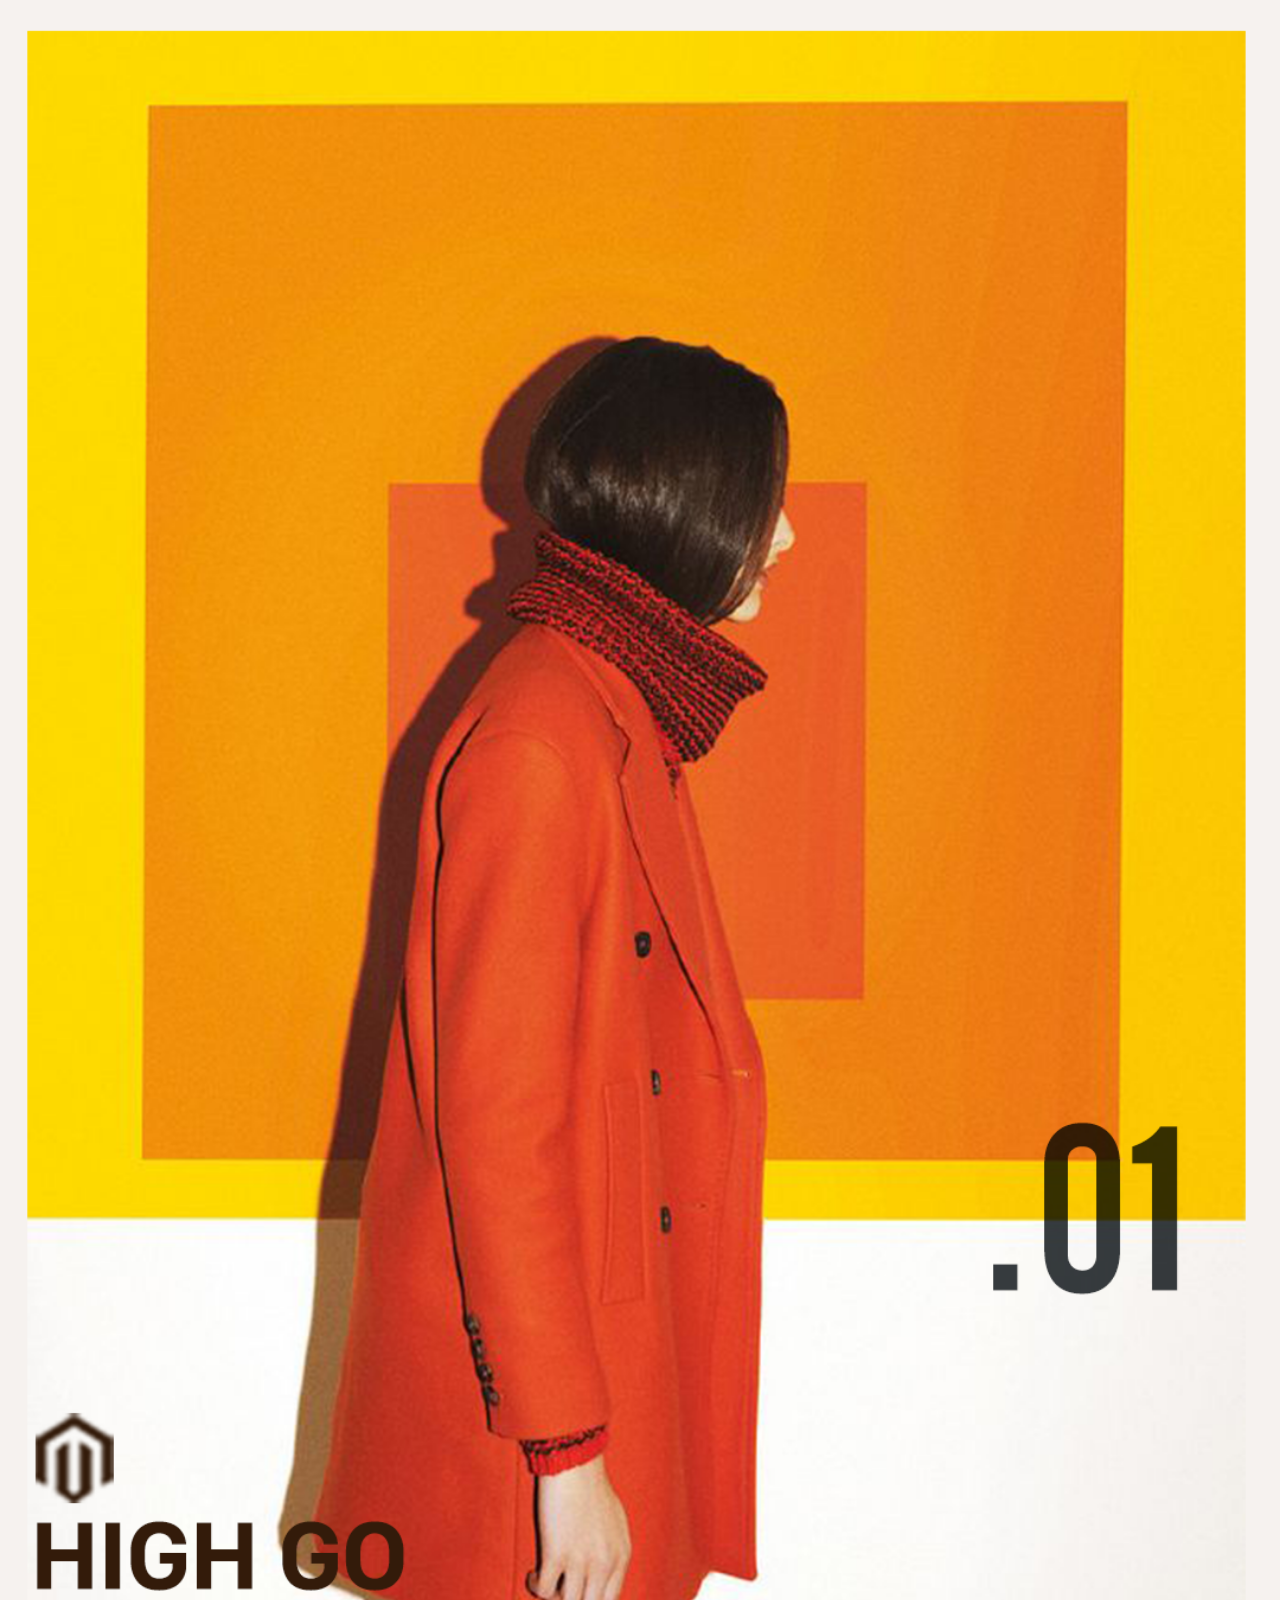
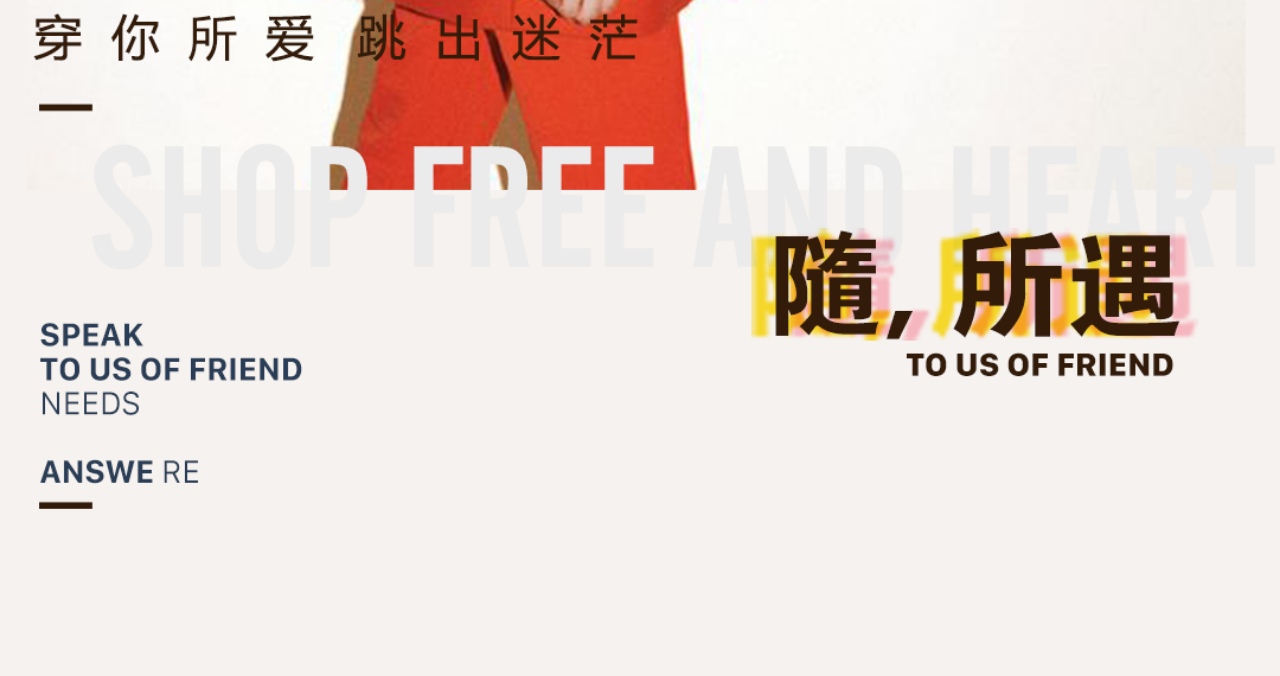
<file: index.html>
<!DOCTYPE html>
<html lang="en">
<head>
	<meta charset="UTF-8">
	<title>闪屏</title>
	<link rel="stylesheet" href="css/base.css">
	<script src="js/rem.js"></script>
	<style>
		.main{
			width: 100%;
		}
	</style>
</head>
<body>
	<a href="login.html" class="box">
		<img src="img/splash.png" alt="">
	</a href="">
</body>
</html>
</file>
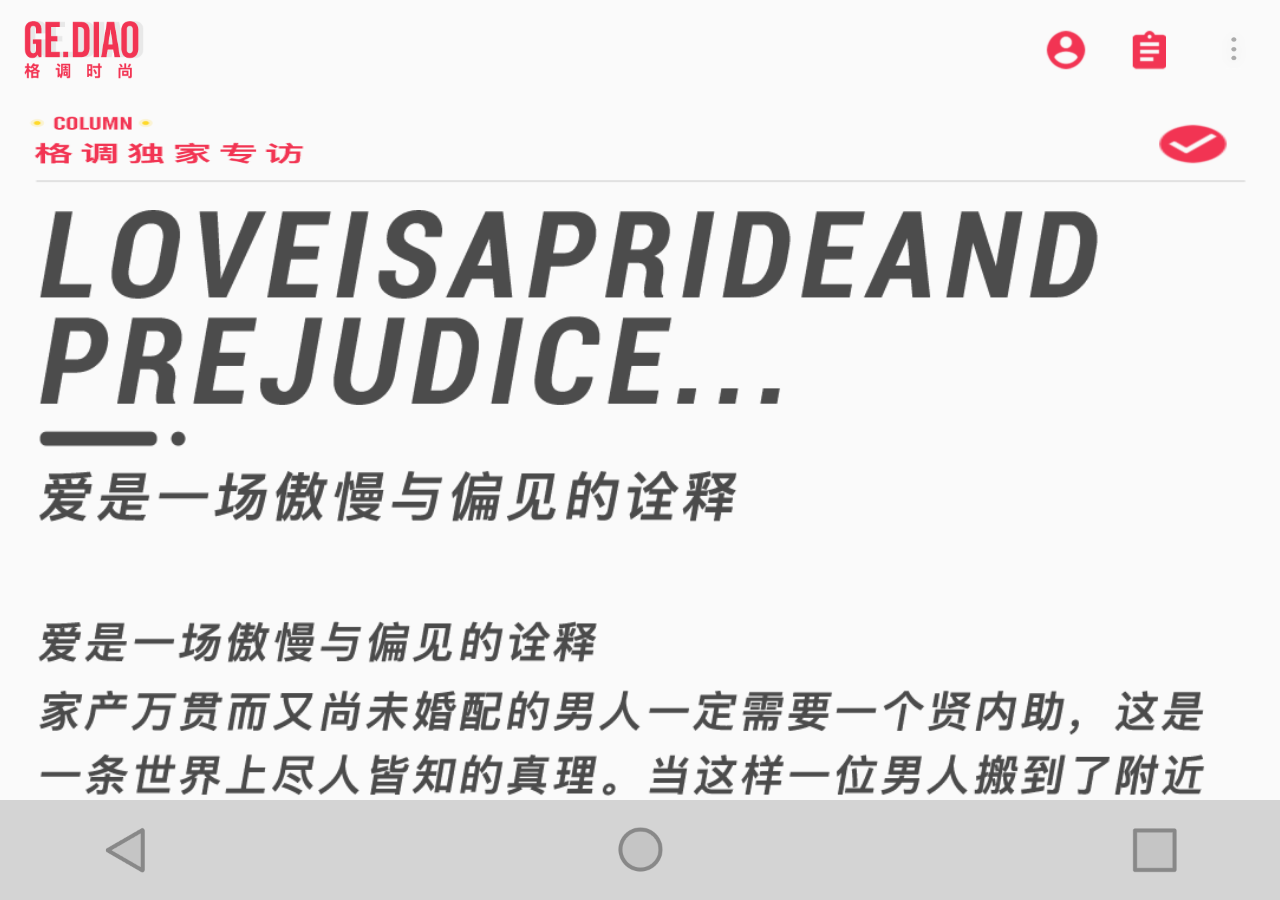
<file: detail.html>
<!DOCTYPE html>
<html lang="en">
<head>
	<meta charset="UTF-8">
	<meta name="viewport" content="width=device-width, initial-scale=1.0, maximum-scale=1.0, user-scalable=0"> 
	<title>格调独家专访</title>
	<link rel="stylesheet" href="css/detail.css">
	<link rel="stylesheet" href="css/base.css">
	<script src="js/rem.js"></script>
</head>
<body>
	<header>
		<div class="head-first">
			<div class="head-item1">
				<img src="img/logo.png" alt="">
			</div>
			<div class="head-item2">
				<img src="img/more.png" alt="">
			</div>
			<div class="head-item2">
				<img src="img/note.png" alt="">
			</div>
			<div class="head-item2">
				<img src="img/person.png" alt="">
			</div>
		</div>
		<div class="head-search">
			<img src="img/talk-title.png" alt="">
		</div>
	</header>

	<main>
		<div class="talk-content">
			<img src="img/talk-content.png" alt="">
		</div>
	</main>
	<footer>
		<a href="topic.html" class="home">
			<img src="img/return.png" alt="">
		</a>
		<a href="" class="home">
			<img src="img/center.png" alt="">
		</a>
		<a href="" class="home">
			<img src="img/right.png" alt="">
		</a>
	</footer>
</body>
</html>
</file>
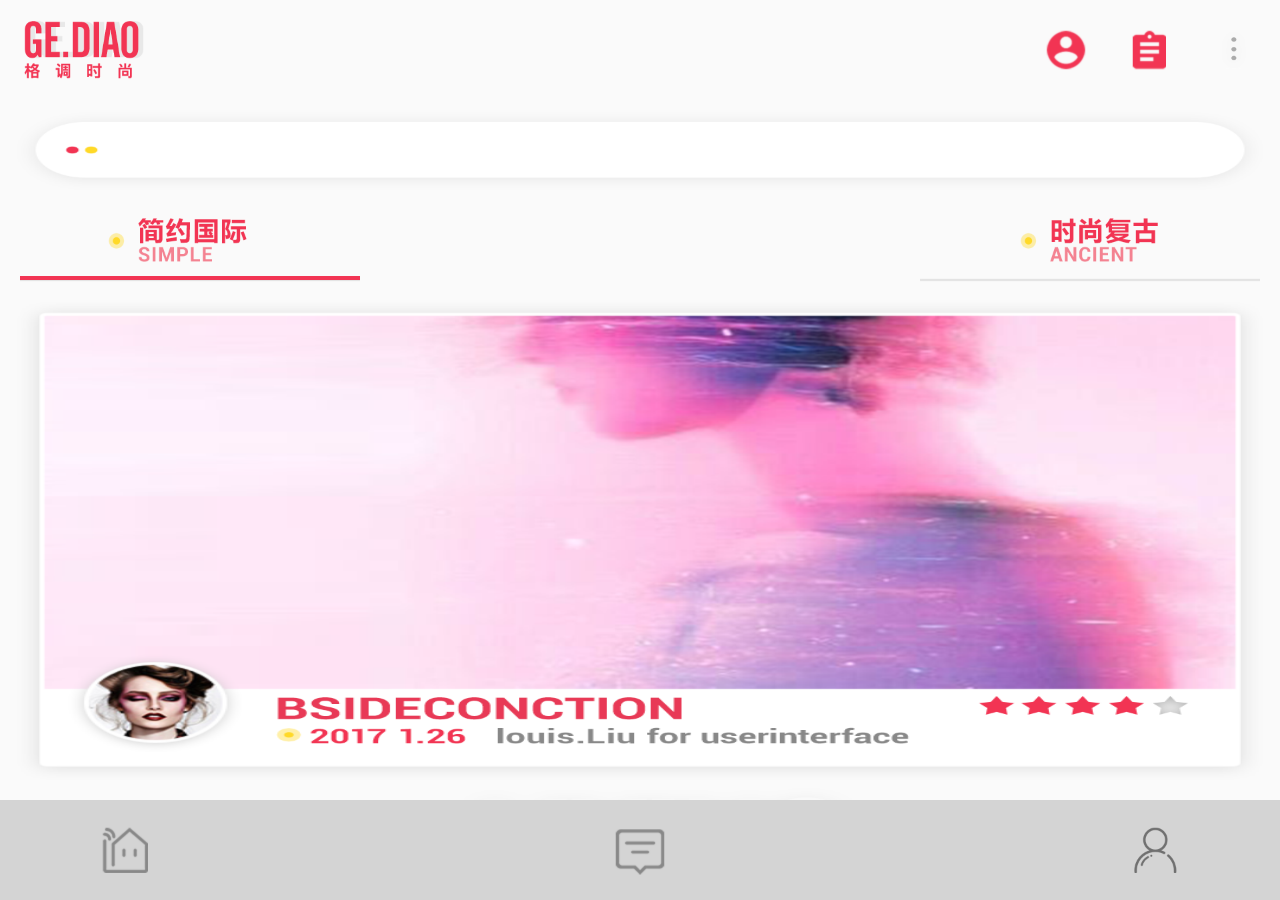
<file: index1.html>
<!DOCTYPE html>
<html lang="en">
<head>
	<meta charset="UTF-8">
	<meta name="viewport" content="width=device-width, initial-scale=1.0, maximum-scale=1.0, user-scalable=0"> 
	<title>镜子里的人说假话</title>
	<link rel="stylesheet" href="css/index.css">
	<link rel="stylesheet" href="css/base.css">
	<script src="js/rem.js"></script>
</head>
<body>
	<header>
		<div class="head-first">
			<div class="head-item1">
				<img src="img/logo.png" alt="">
			</div>
			<div class="head-item2">
				<img src="img/more.png" alt="">
			</div>
			<div class="head-item2">
				<img src="img/note.png" alt="">
			</div>
			<div class="head-item2">
				<img src="img/person.png" alt="">
			</div>
		</div>
		<div class="head-search">
			<img src="img/search.png" alt="">
		</div>
		<div class="head-select">
			<div class="select1">
				<img src="img/simple.png" alt="">
				<img src="img/selected.png" alt="">
			</div>
			<div class="select2">
				<img src="img/acient.png" alt="">
			</div>
		</div>
	</header>

	<main>
		<div class="banner">
			<img src="img/banner.png" alt="">
		</div>
		<div class="title">
			<img src="img/title.png" alt="">
		</div>
		<div class="content">
			<div class="title-item1">
				<img src="img/1.png" alt="">
			</div>
			<div class="title-item2">
				<img src="img/2.png" alt="">
			</div>
			<div class="title-item2">
				<img src="img/3.png" alt="">
			</div>
		</div>
	</main>
	<footer>
		<a href="" class="home">
			<img src="img/home.png" alt="">
		</a>
		<a href="topic.html" class="home">
			<img src="img/talk.png" alt="">
		</a>
		<a href="personal.html" class="home">
			<img src="img/mine.png" alt="">
		</a>
	</footer>
</body>
</html>







<!-- 移动端浏览器窗口默认尺寸  980px

	device   375 pt   逻辑像素
	设计稿   750 px   物理像素
	5
	2px=1pt

	rem 倍
	1rem  html的字体大小 -->
</file>
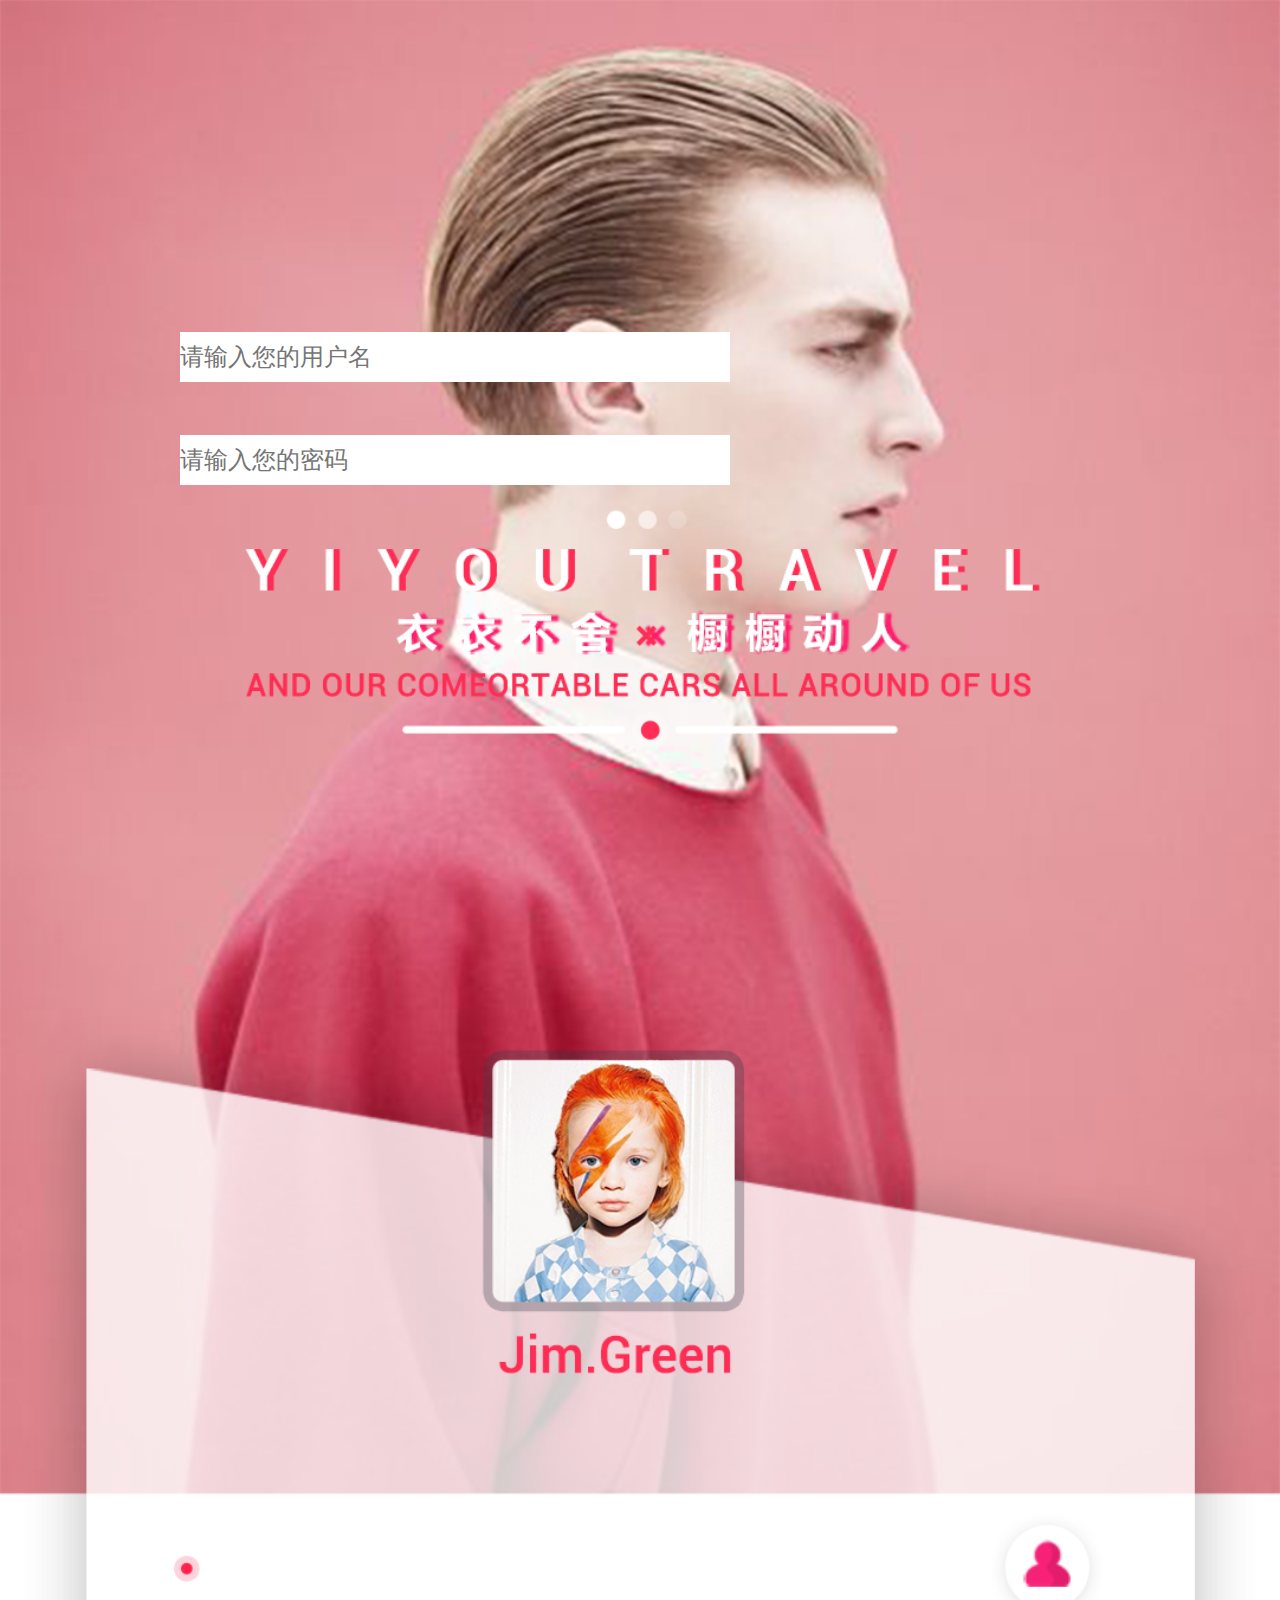
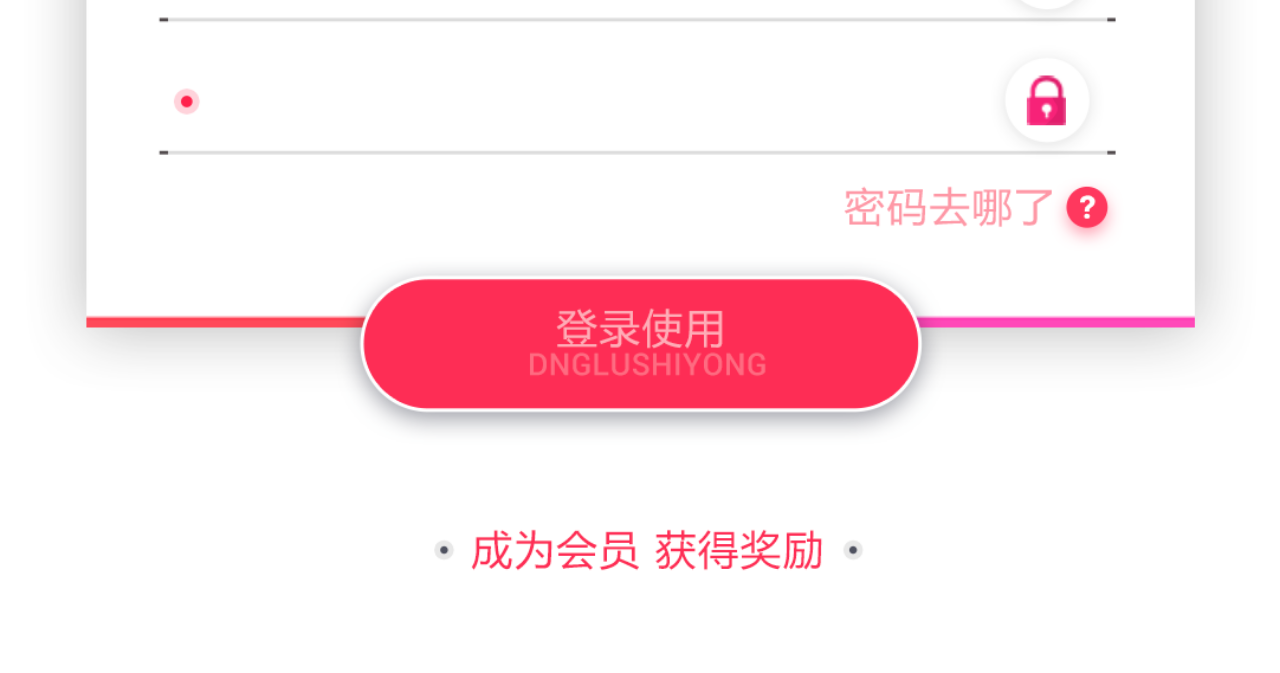
<file: login.html>
<!DOCTYPE html>
<html lang="en">
<head>
	<meta charset="UTF-8">
	<title>login</title>
	<link rel="stylesheet" href="css/login.css">
	<link rel="stylesheet" href="css/base.css">
	<script src="js/rem.js"></script>
</head>
<body>
	<div class="box">
		<img src="img/login.png" alt="">
	</div>
	<input type="text" placeholder="请输入您的用户名" required maxlength="4" class="name">
	<input type="password" placeholder="请输入您的密码" minlength="6" class="password">
	<a href="index1.html">
		<input type="submit" value="" class="login">
	</a>
</body>
</html>
</file>
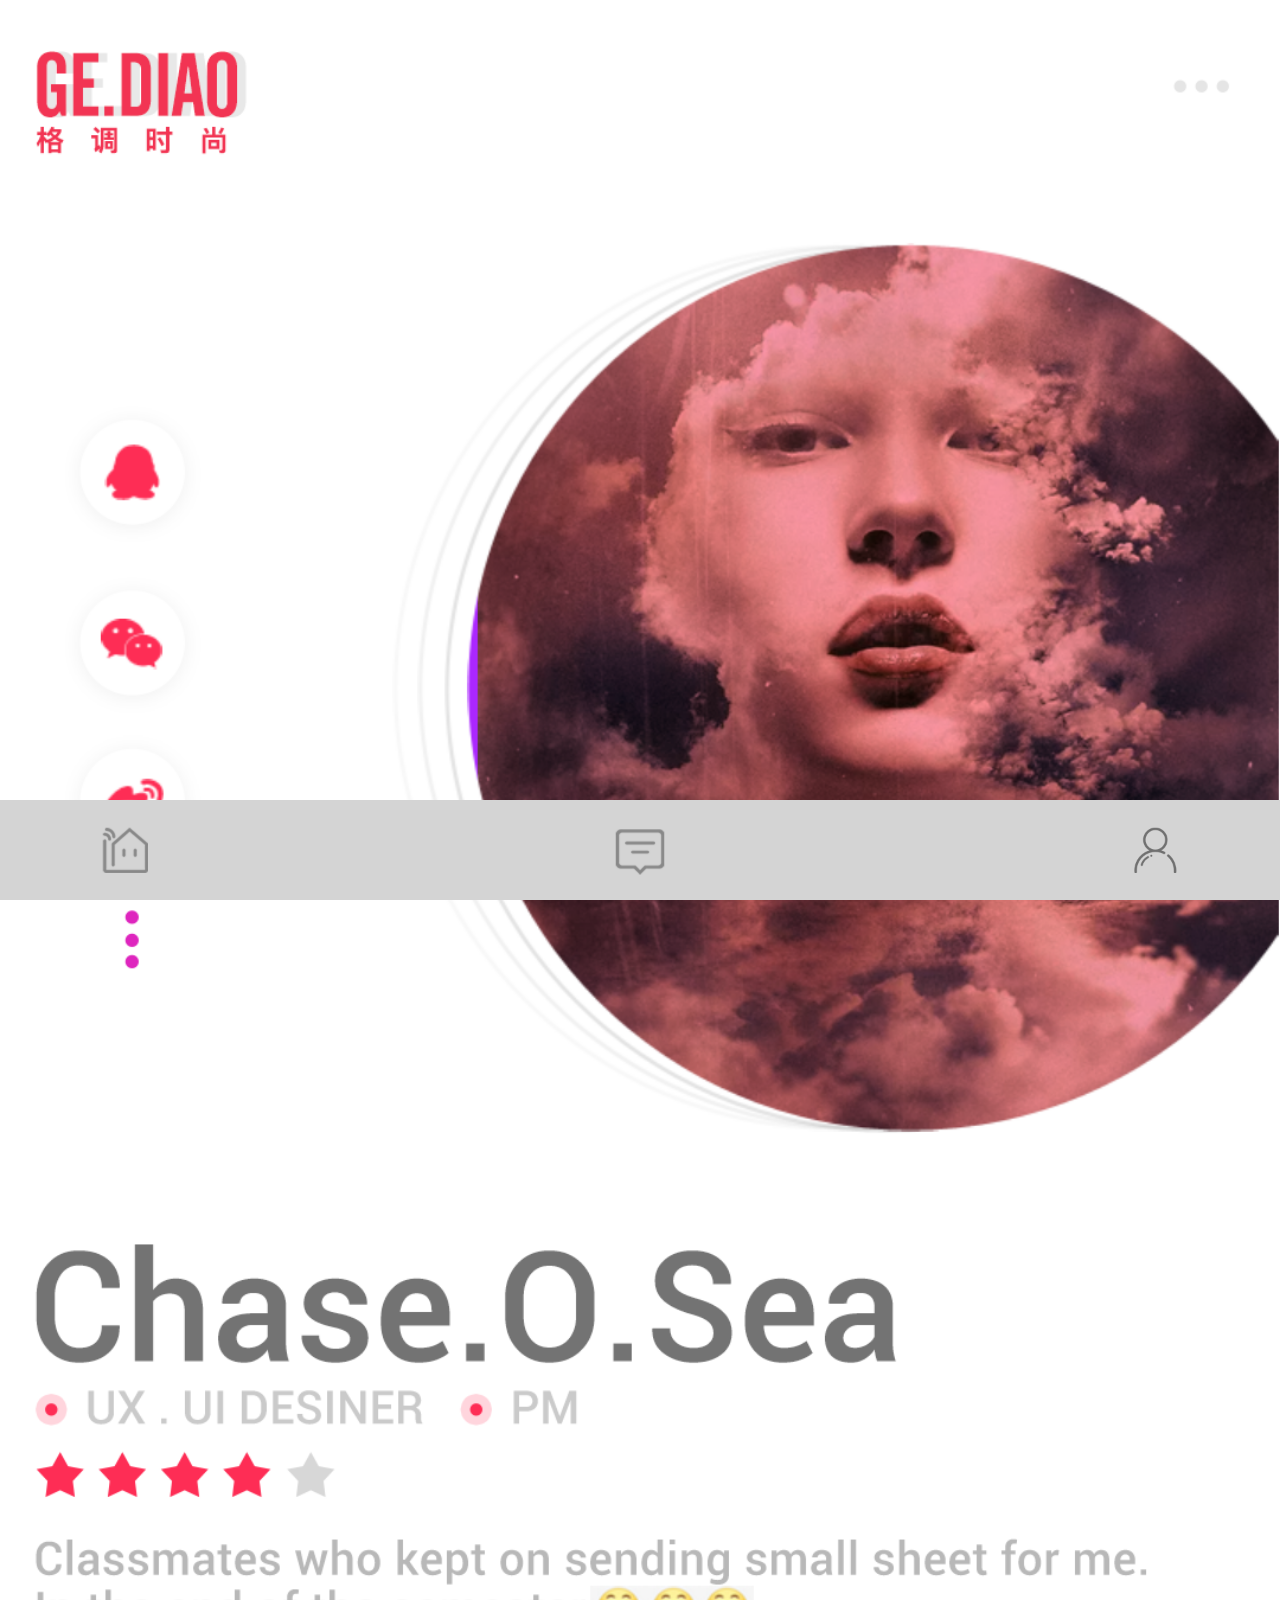
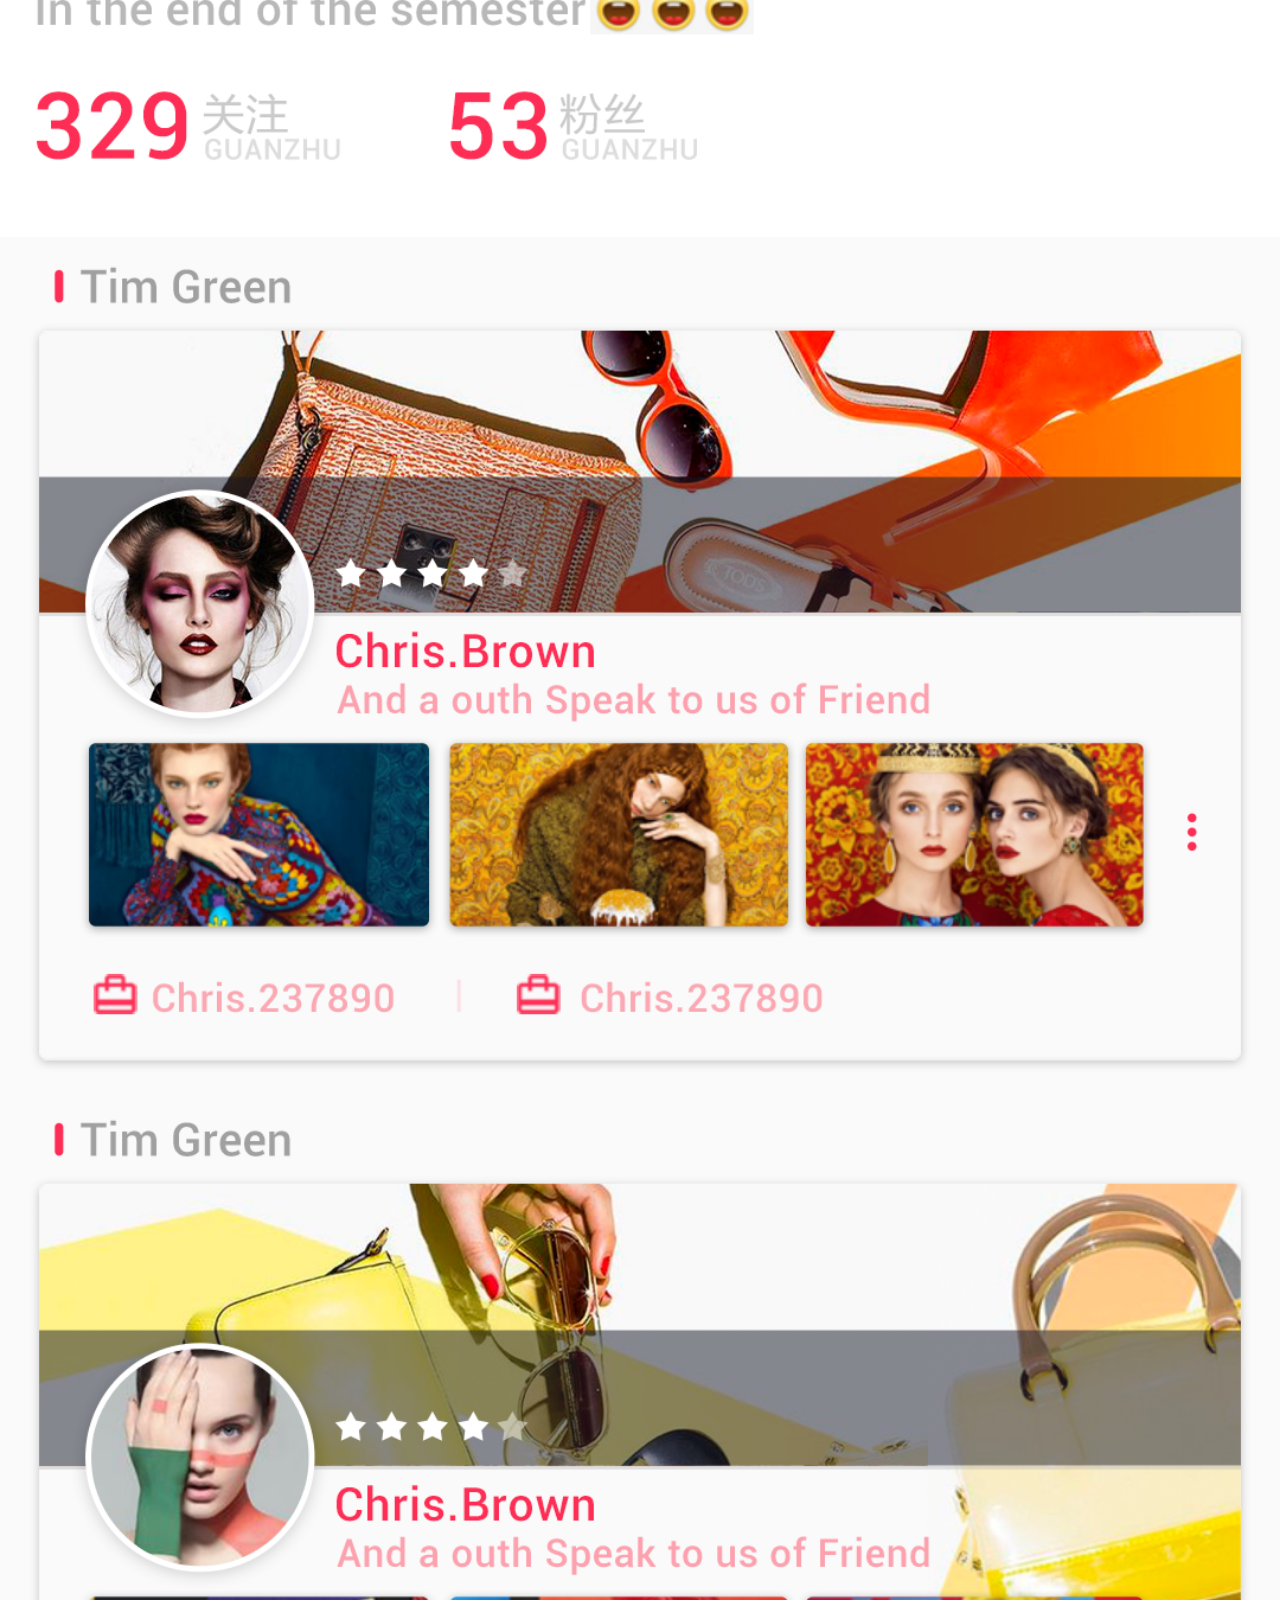
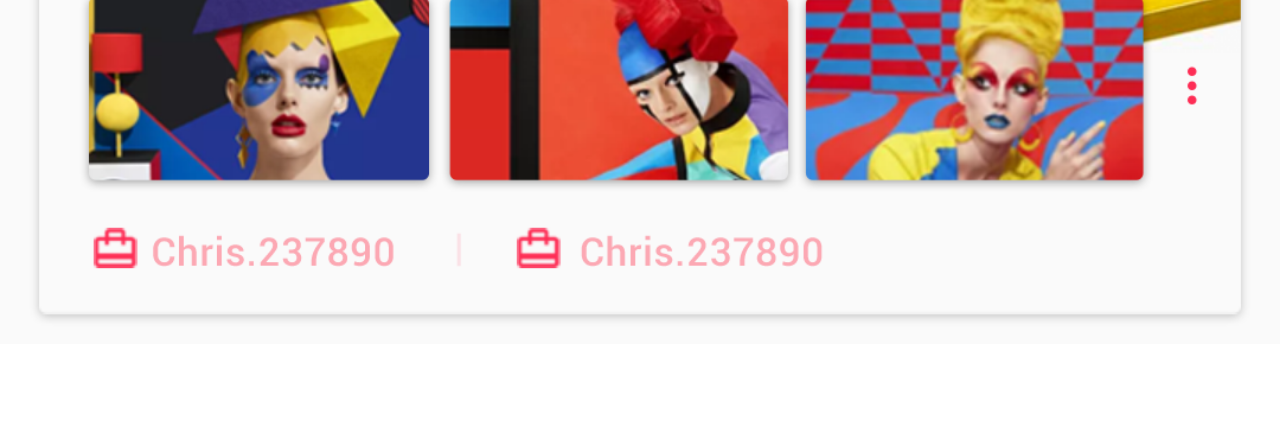
<file: personal.html>
<!DOCTYPE html>
<html lang="en">
<head>
	<meta charset="UTF-8">
	<meta name="viewport" content="width=device-width, initial-scale=1.0, maximum-scale=1.0, user-scalable=0"> 
	<title>personal</title>
	<link rel="stylesheet" href="css/index.css">
	<link rel="stylesheet" href="css/base.css">
	<script src="js/rem.js"></script>
	<style>
		.box2{
			margin-bottom: 1rem;
		}
	</style>
</head>
<body>
	<div class="box">
		<img src="img/personal.png" alt="">	
	</div>
	<div class="box1">	
		<img src="img/content1.png" alt="">
	</div>
	<div class="box2">
		<img src="img/content2.png" alt="">
	</div>
	<footer>	
		<a href="index1.html" class="home">
			<img src="img/home.png" alt="">
		</a>
		<a href="topic.html" class="home">
			<img src="img/talk.png" alt="">
		</a>
		<a href="" class="home">
			<img src="img/mine.png" alt="">
		</a>
	</footer>
</body>
</html>
</file>
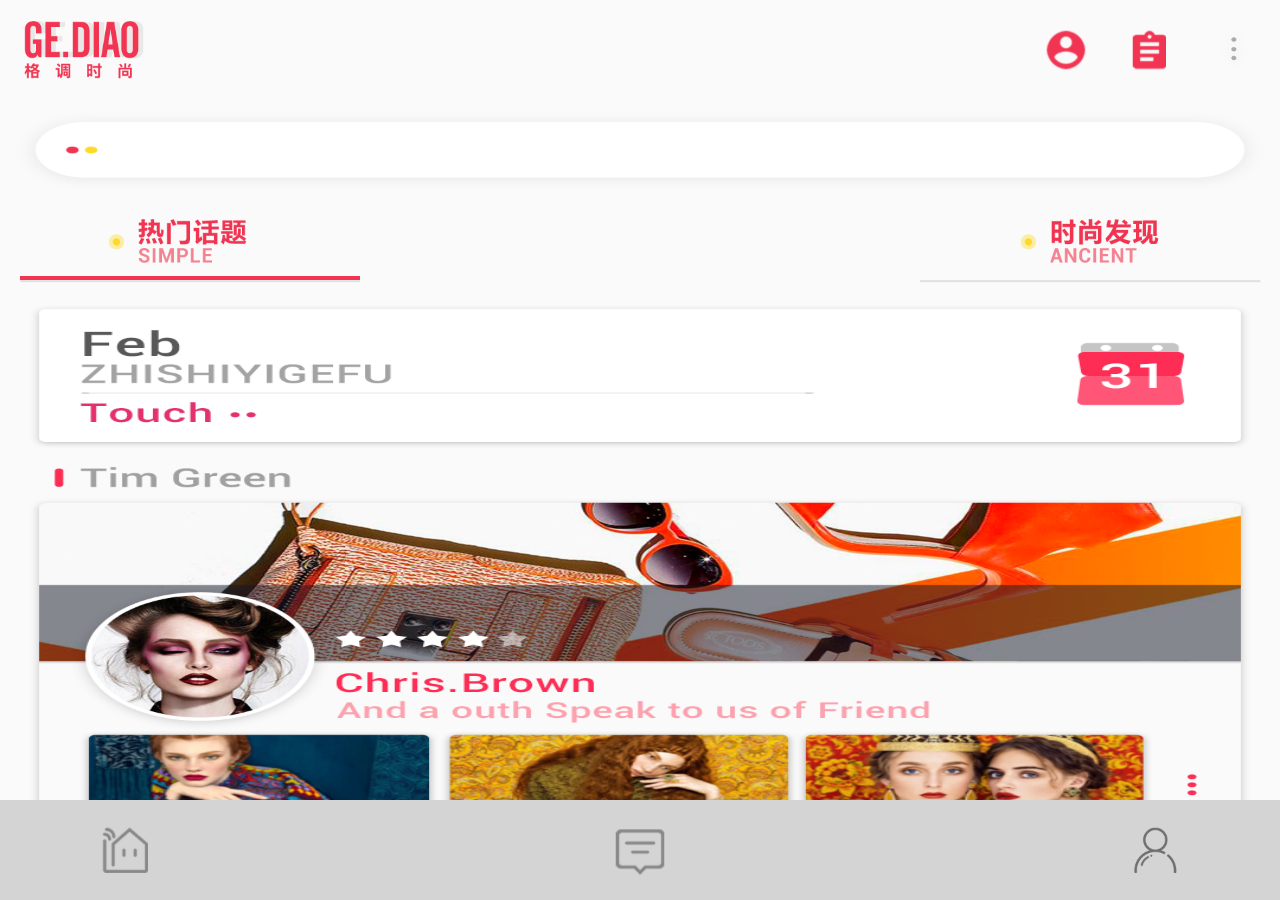
<file: topic.html>
<!DOCTYPE html>
<html lang="en">
<head>
	<meta charset="UTF-8">
	<meta name="viewport" content="width=device-width, initial-scale=1.0, maximum-scale=1.0, user-scalable=0"> 
	<title>topic</title>
	<link rel="stylesheet" href="css/index.css">
	<link rel="stylesheet" href="css/base.css">
	<link rel="stylesheet" href="css/topic.css">
	<script src="js/rem.js"></script>
</head>
<body>
	<header>
		<div class="head-first">
			<div class="head-item1">
				<img src="img/logo.png" alt="">
			</div>
			<div class="head-item2">
				<img src="img/more.png" alt="">
			</div>
			<div class="head-item2">
				<img src="img/note.png" alt="">
			</div>
			<div class="head-item2">
				<img src="img/person.png" alt="">
			</div>
		</div>
		<div class="head-search">
			<img src="img/search.png" alt="">
		</div>
		<div class="head-select">
			<div class="select1">
				<img src="img/lefttopic.png" alt="">
				<img src="img/selected.png" alt="">
			</div>
			<div class="select2">
				<img src="img/rightfashion.png" alt="">
			</div>
		</div>
	</header>
	<main>
		<div class="date">
			<img src="img/date.png" alt="">
		</div>
		<a href="user.html" class="content1">
			<img src="img/content1.png" alt="">
		</a>
		<a href="detail.html" class="content1">
			<img src="img/content2.png" alt="">
		</a>
	</main>
	<footer>
		<a href="index.html" class="home">
			<img src="img/home.png" alt="">
		</a>
		<a href="" class="home">
			<img src="img/talk.png" alt="">
		</a>
		<a href="personal.html" class="home">
			<img src="img/mine.png" alt="">
		</a>
	</footer>
</body>
</html>
</file>
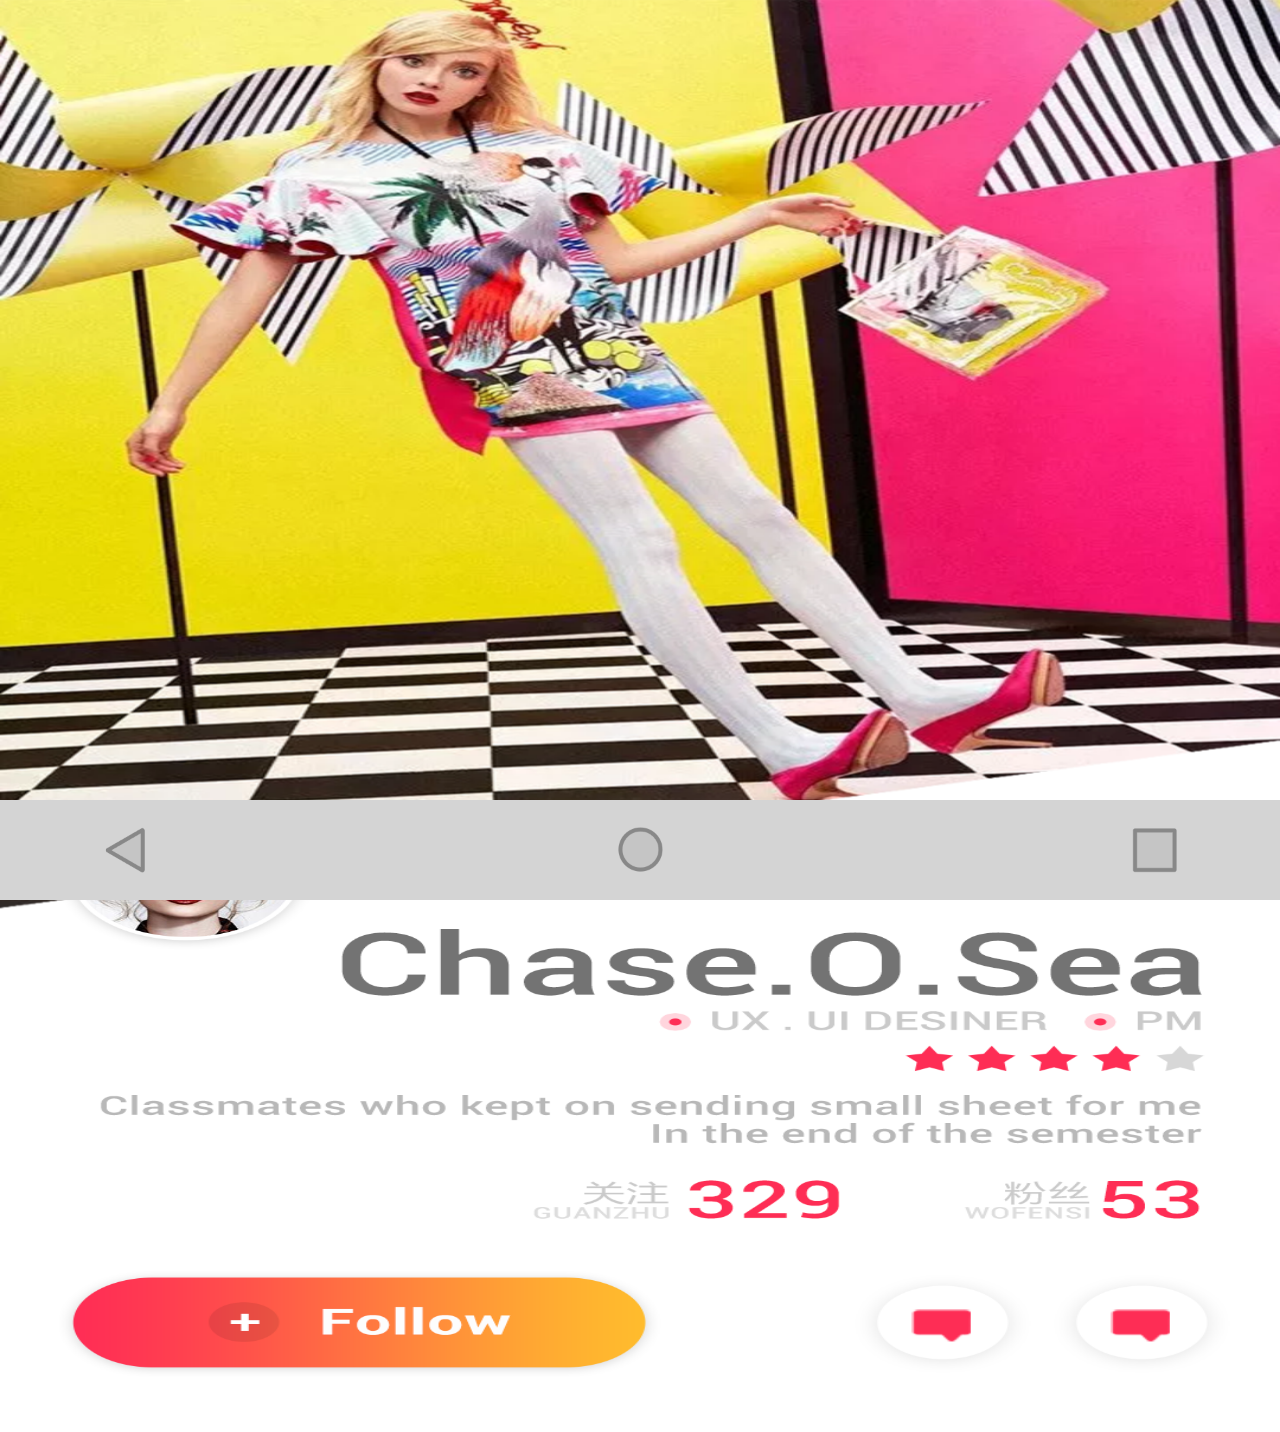
<file: user.html>
<!DOCTYPE html>
<html lang="en">
<head>
	<meta charset="UTF-8">
	<meta name="viewport" content="width=device-width, initial-scale=1.0, maximum-scale=1.0, user-scalable=0"> 
	<title>user</title>
	<link rel="stylesheet" href="css/index.css">
	<link rel="stylesheet" href="css/base.css">
	<script src="js/rem.js"></script>
	<style>	
		.box{
			width: 100%;
			height: 14.32rem;	
			position: absolute;
			background-color: #fafafa;
			overflow-y: scroll;	
			margin-bottom: 1rem;
		}	
	</style>
</head>
<body>
	<div class="box">
		<img src="img/user.png" alt="">
	</div>
	<footer>
		<a href="topic.html" class="home">
			<img src="img/return.png" alt="">
		</a>
		<a href="" class="home">
			<img src="img/center.png" alt="">
		</a>
		<a href="" class="home">
			<img src="img/right.png" alt="">
		</a>
	</footer>
</body>
</html>
</file>
<file: css/base.css>
*{
	margin: 0;
	padding: 0;
	text-decoration: none;
	list-style: none;
	font-family: '微软雅黑','苹方';
	user-select: none;
	-webkit-user-select: none;
	-webkit-tap-highlight-color: rgba(0, 0, 0, 0);
	box-sizing: border-box;
}
img{
	width: 100%;
	height: 100%;
	display: block;
	border: 0;
}
</file>
<file: css/detail.css>
header{
	width: 100%;
	height: 2rem;
	background-color: #fafafa;
	position: fixed;
	top: 0;
	left: 0;
	padding: 0 0.24rem;
}
.head-first{
	width: 100%;
	height: 1rem;
	background-color: #fafafa;
	position: fixed;
	top: 0;
	left: 0;
	padding: 0 0.24rem;
}
.head-search{
	width: 100%;
	height: 1rem;
	background-color: #fafafa;
	position: fixed;
	top: 1rem;
	left: 0;
}
.head-select{
	width: 100%;
	height: 1rem;
	background-color: #fafafa;
	position: fixed;
	top: 2rem;
	left: 0;
}
.select1{
	width: 3.6rem;
	height: 1rem;
	float: left;
	position: relative;	
}
.select1 img:nth-child(2){
	width: 3.4rem;
	height: .04rem;
	position: absolute;
	bottom: .2rem;
	left: .2rem;
}
.select2{
	width: 3.6rem;
	height: 1rem;
	float: right;
}
footer{
	width: 100%;
	height: 1rem;
	background-color: #d4d4d4;
	position: fixed;
	bottom: 0;
	left: 0;
	padding: 0 1rem;
	display: flex;
	justify-content: space-between;
	align-items: center;
}
.home{
	width: .5rem;
	height: .5rem;
}
main{
	position: absolute;
	left: 0;
	right: 0;
	top: 2rem;
	bottom: 1rem;
	background-color: #fafafa;
	overflow-y: scroll;
	padding: .1rem .24rem;
}
.talk-content{
	width: 100%;
	margin-bottom: .2rem;
}
.head-item1{
	width: 1.2rem;
	height: .58em;
	float: left;
	margin-top: .21rem;
}
.head-item2{
	width: .44rem;
	height: .44rem;
	float: right;
	margin-top: .28rem;
	margin-left: .4rem;
}
</file>
<file: css/index.css>
header{
	width: 100%;
	height: 2rem;
	background-color: #fafafa;
	position: fixed;
	top: 0;
	left: 0;
	padding: 0 0.24rem;
}
.head-first{
	width: 100%;
	height: 1rem;
	background-color: #fafafa;
	position: fixed;
	top: 0;
	left: 0;
	padding: 0 0.24rem;
}
.head-search{
	width: 100%;
	height: 1rem;
	background-color: #fafafa;
	position: fixed;
	top: 1rem;
	left: 0;
}
.head-select{
	width: 100%;
	height: 1rem;
	background-color: #fafafa;
	position: fixed;
	top: 2rem;
	left: 0;
}
.select1{
	width: 3.6rem;
	height: 1rem;
	float: left;
	position: relative;	
}
.select1 img:nth-child(2){
	width: 3.4rem;
	height: .04rem;
	position: absolute;
	bottom: .2rem;
	left: .2rem;
}
.select2{
	width: 3.6rem;
	height: 1rem;
	float: right;
}
footer{
	width: 100%;
	height: 1rem;
	background-color: #d4d4d4;
	position: fixed;
	bottom: 0;
	left: 0;
	padding: 0 1rem;
	display: flex;
	justify-content: space-between;
	align-items: center;
}
.home{
	width: .5rem;
	height: .5rem;
}
main{
	position: absolute;
	left: 0;
	right: 0;
	top: 3rem;
	bottom: 1rem;
	background-color: #fafafa;
	overflow-y: scroll;
}
.head-item1{
	width: 1.2rem;
	height: .58em;
	float: left;
	margin-top: .21rem;
}
.head-item2{
	width: .44rem;
	height: .44rem;
	float: right;
	margin-top: .28rem;
	margin-left: .4rem;
}
.banner{
	width: 100%;
	height: 4.82rem;
}
.title{
	width: 100%;
	height: 1.26rem;
}
.content{
	width: 10rem;
}
.title-item1{
	width: 3rem;
	height: 4.56rem;
	padding-left: .15rem;
	float: left;
	margin-bottom: .5rem;
}
.title-item2{
	width: 3rem;
	height: 4.56rem;
	padding-left: .05rem;
	float: left;
}
.jian{
	width: 100%;
	height: 1rem;
	background-color: red; 
}
</file>
<file: css/login.css>
.box{
	width: 100%;
	position: relative;	
}
.name{
	width: 5.5rem;
	height: .5rem;
	position: absolute;
	left: 1.8rem;
	bottom: 5.18rem;
	font-size: .24rem;
	border: none;
	outline: none;
}
.password{
	width: 5.5rem;
	height: .5rem;
	position: absolute;
	left: 1.8rem;
	bottom: 4.15rem;
	font-size: .24rem;
	border: none;
	outline: none;
}
.login{
	position: absolute;
	left: 2.8rem;
	bottom: 2.03rem;
	width: 4.2rem;
	height: 1rem;
	background: none;
	border: none;
	outline: none;
}
</file>
<file: css/topic.css>
.date{
	width: 100%;
	height: 1.5rem;
}
.content1{
	display: block;
	width: 100%;
	height: 4.8rem;
}
</file>
